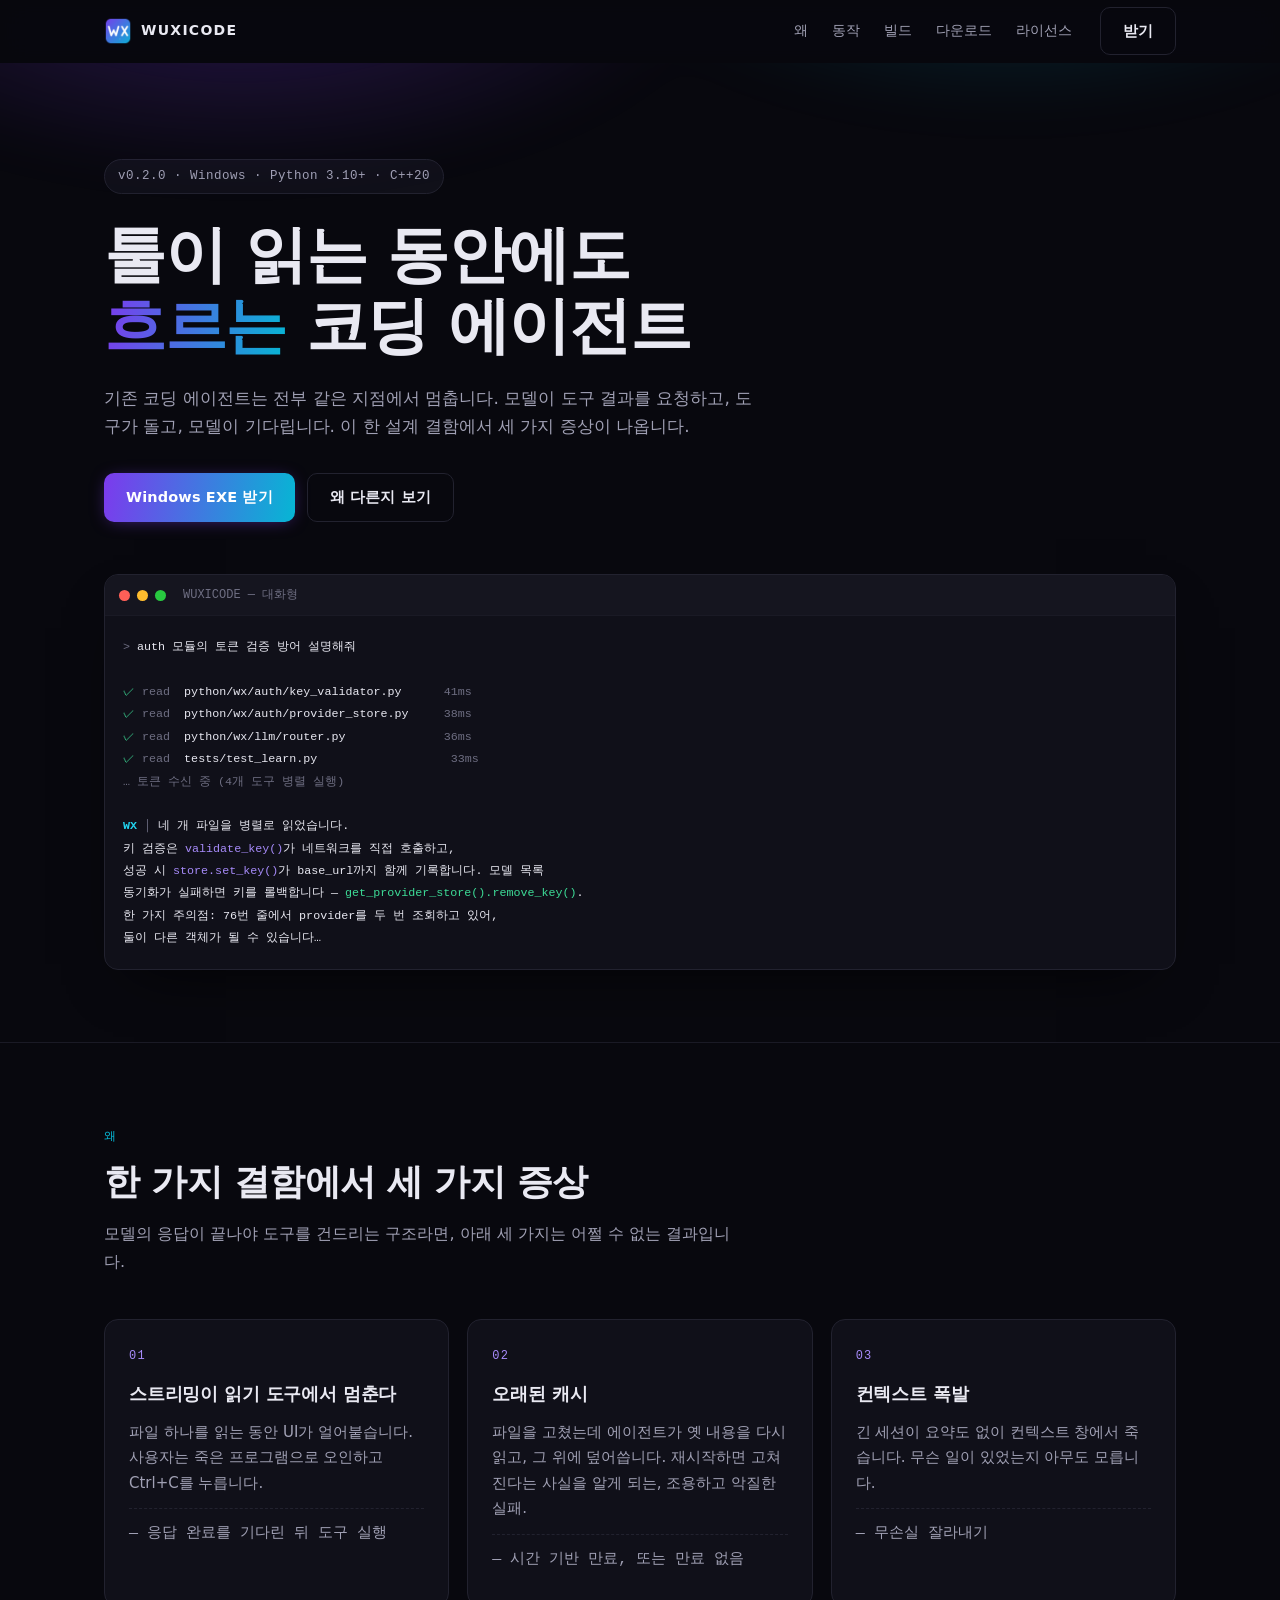
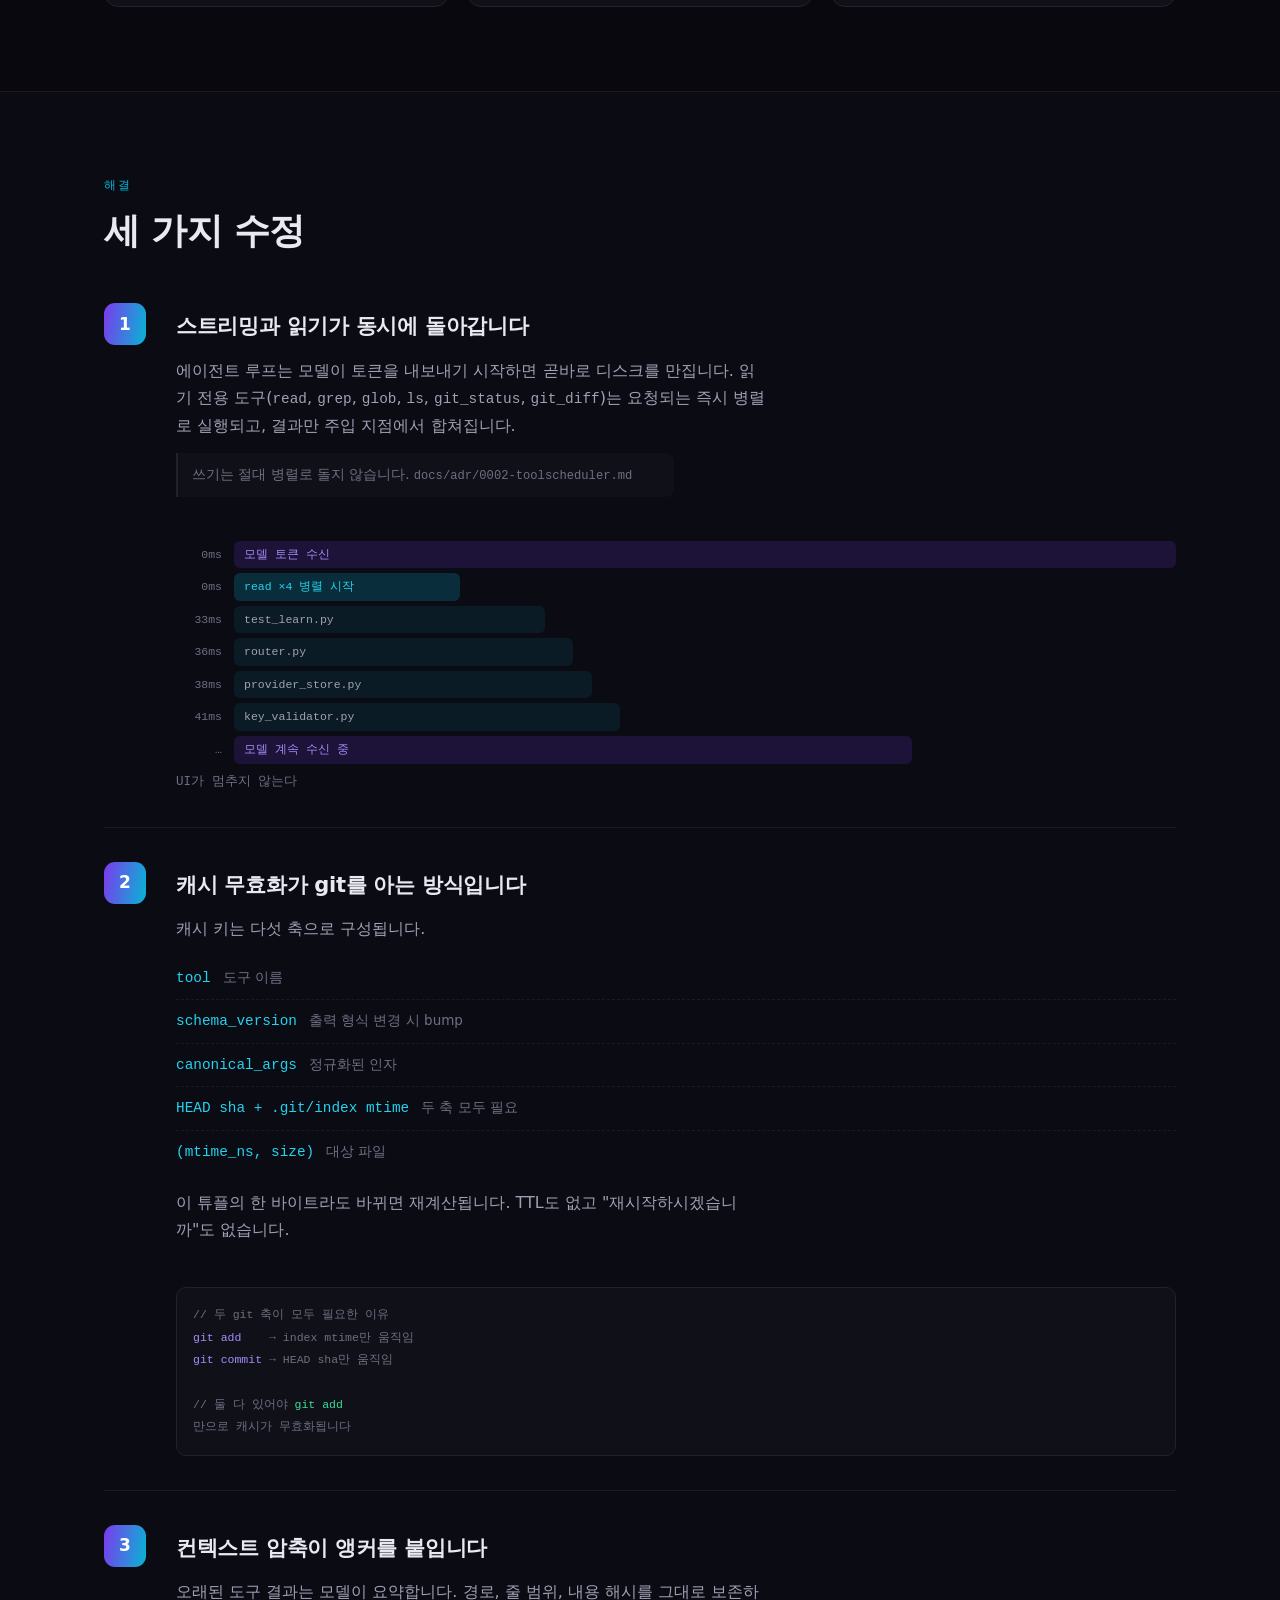
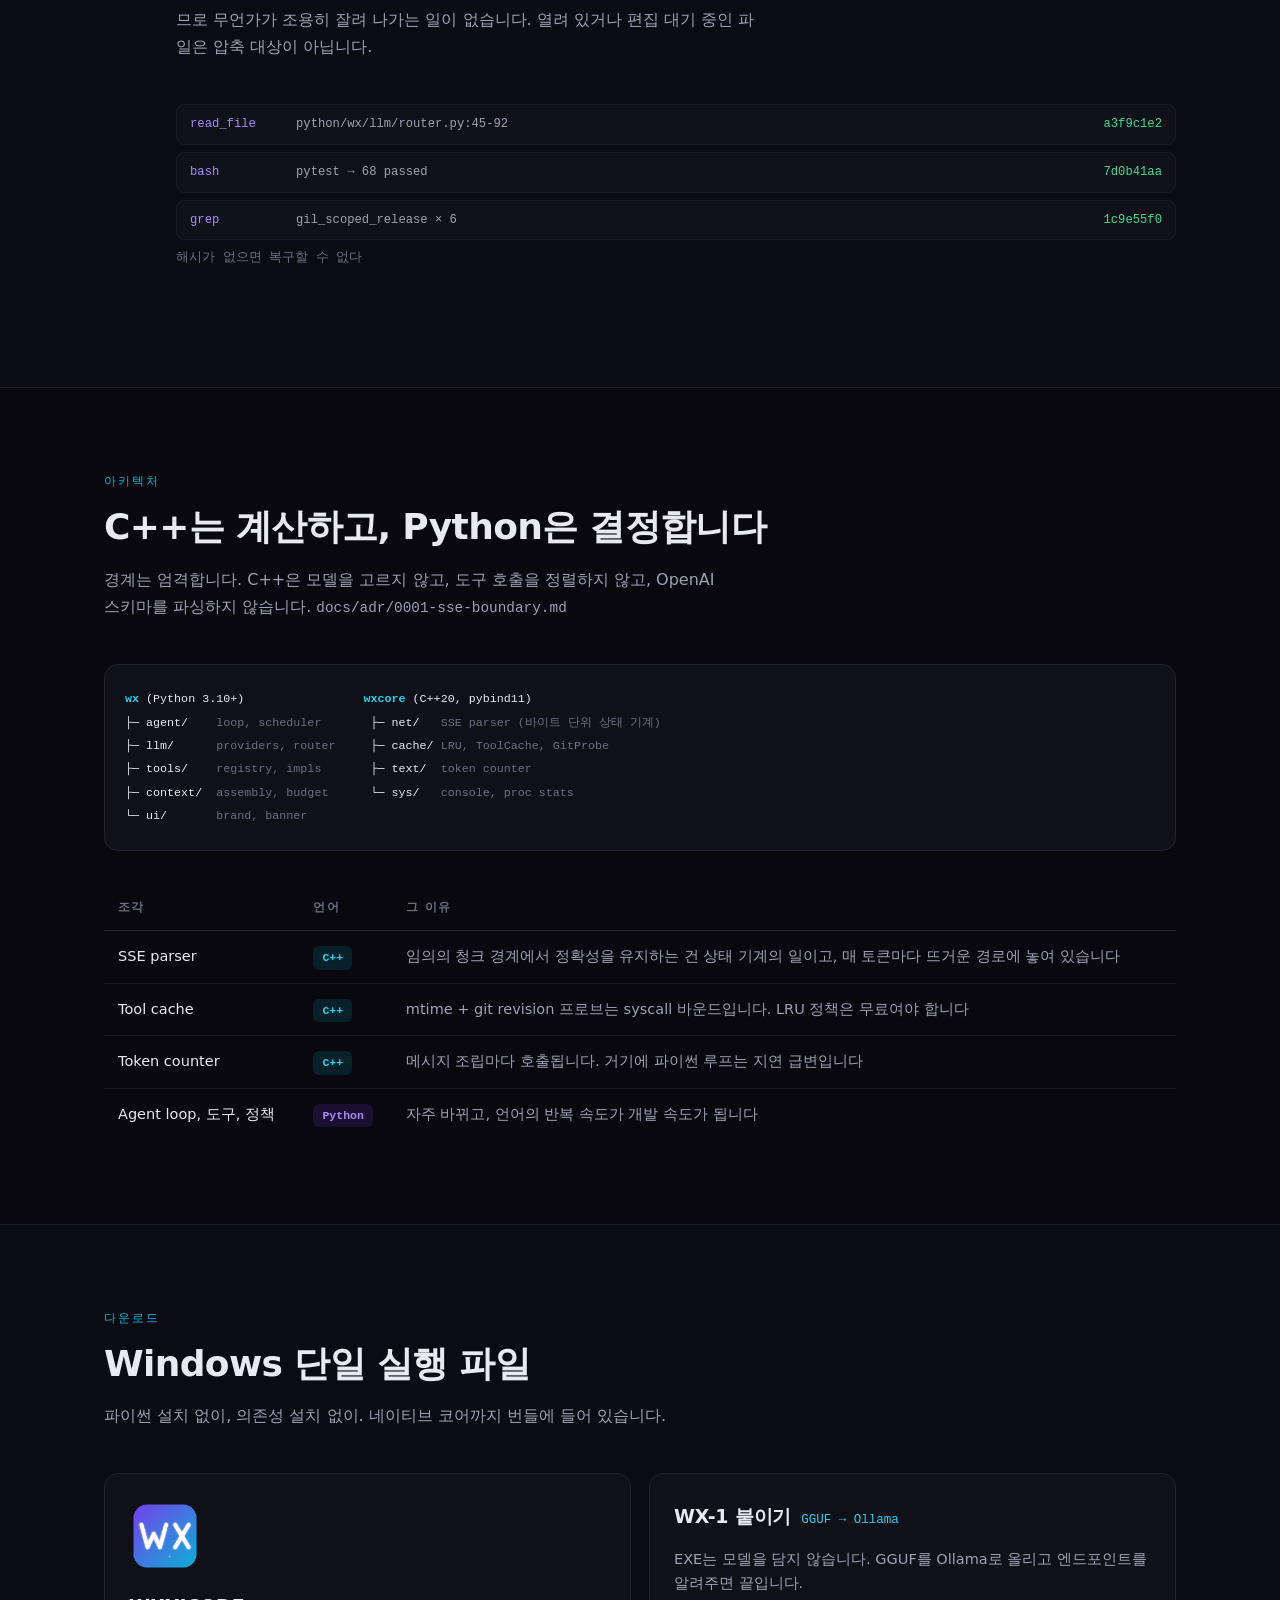
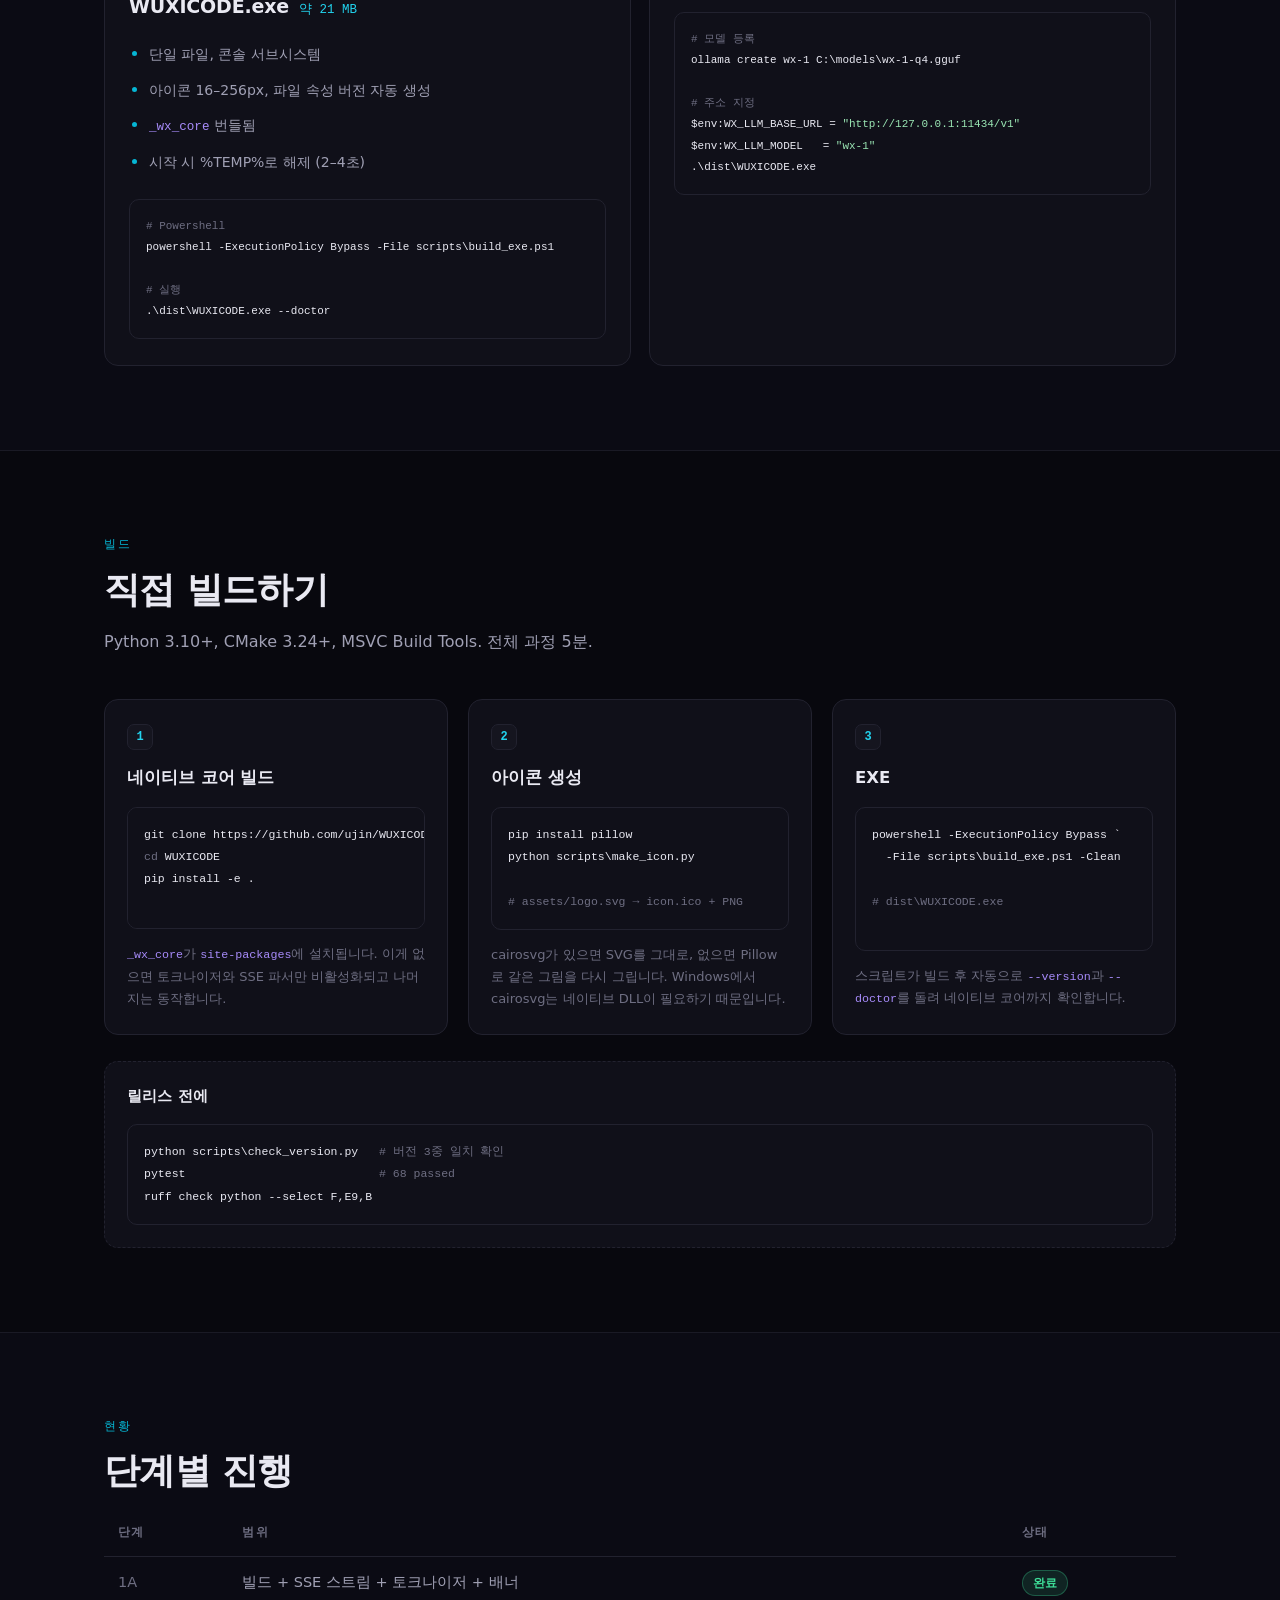
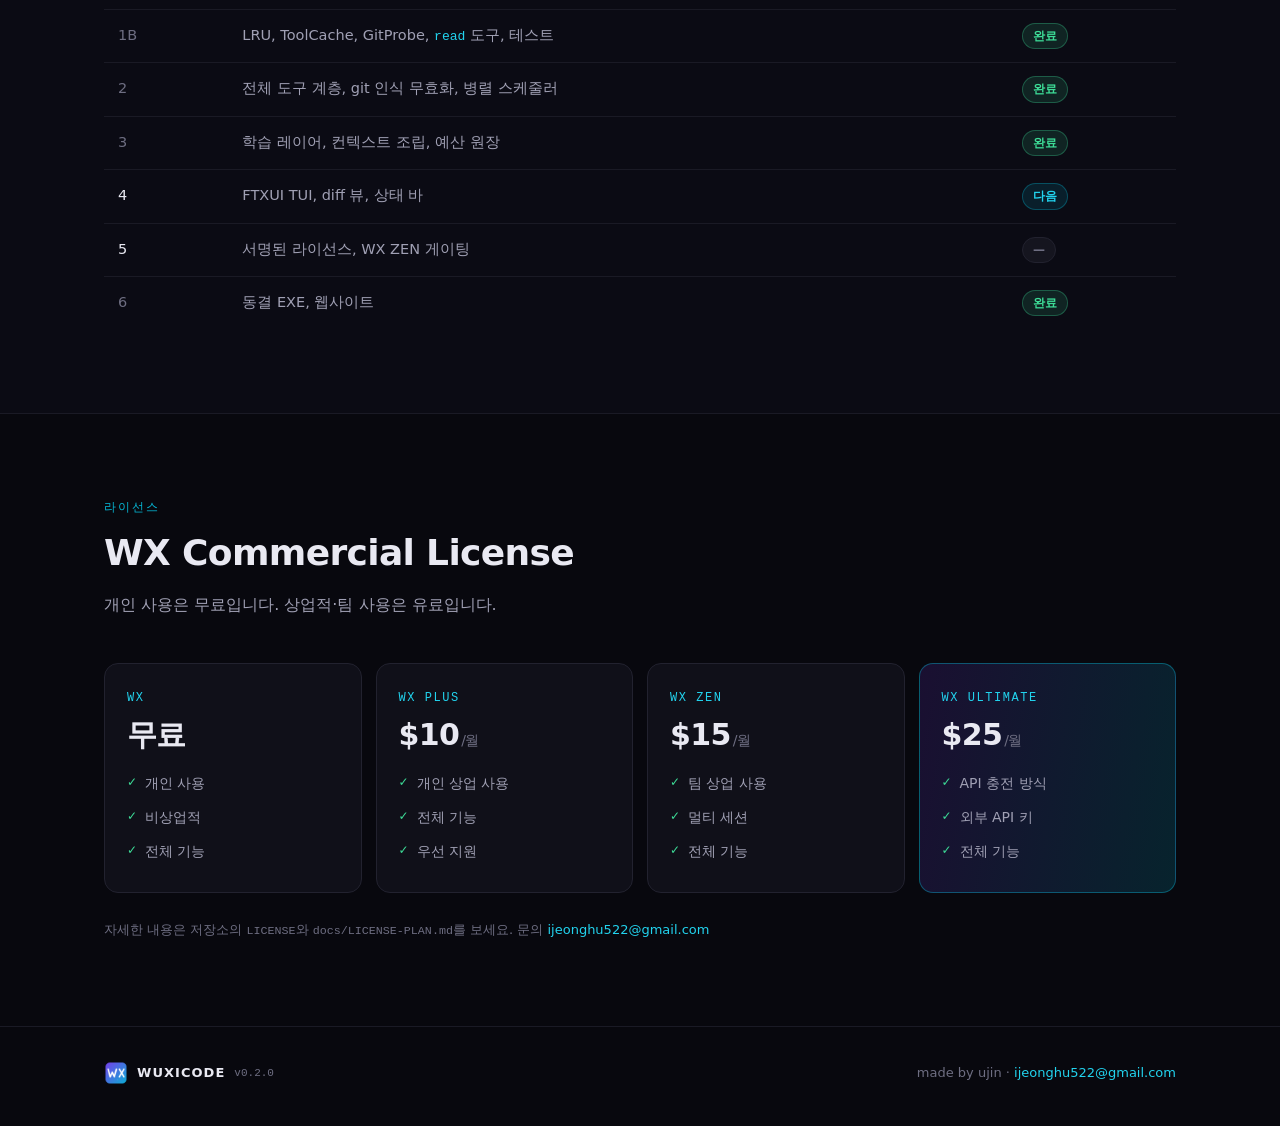
<file: web/index.html>
<!DOCTYPE html>
<html lang="ko">
<head>
<meta charset="utf-8">
<meta name="viewport" content="width=device-width, initial-scale=1">
<title>WUXICODE — 툴이 읽는 동안에도 흐르는 코딩 에이전트</title>
<meta name="description" content="하이브리드 코딩 에이전트. 모델이 토큰을 내보내는 동안 도구가 병렬로 읽고, git 인식 캐시로 오래된 결과를 절대 다시 쓰지 않습니다.">
<meta property="og:title" content="WUXICODE — 툴이 읽는 동안에도 흐르는 코딩 에이전트">
<meta property="og:description" content="스트리밍이 멈추지 않는 코딩 에이전트. C++20 네이티브 코어, git 인식 캐시 무효화.">
<meta property="og:type" content="website">
<meta name="theme-color" content="#0B0B12">
<link rel="icon" href="assets/favicon.ico" sizes="any">
<link rel="icon" href="assets/icon-512.png" type="image/png">
<link rel="apple-touch-icon" href="assets/icon-180.png">
<link rel="stylesheet" href="assets/style.css">
</head>
<body>

<header class="nav">
  <div class="wrap nav-inner">
    <a class="brand" href="#top">
      <img src="assets/icon-512.png" alt="" width="28" height="28">
      <span>WUXICODE</span>
    </a>
    <nav class="nav-links">
      <a href="#why">왜</a>
      <a href="#how">동작</a>
      <a href="#build">빌드</a>
      <a href="#download">다운로드</a>
      <a href="#license">라이선스</a>
    </nav>
    <a class="btn btn-ghost nav-cta" href="#download">받기</a>
  </div>
</header>

<main id="top">

<!-- ───────────────────────────── hero ───────────────────────────── -->
<section class="hero">
  <div class="hero-glow" aria-hidden="true"></div>
  <div class="wrap">
    <p class="eyebrow"><span class="dot"></span>v0.2.0 · Windows · Python 3.10+ · C++20</p>
    <h1>
      툴이 읽는 동안에도<br>
      <span class="grad">흐르는</span> 코딩 에이전트
    </h1>
    <p class="lede">
      기존 코딩 에이전트는 전부 같은 지점에서 멈춥니다. 모델이 도구 결과를 요청하고,
      도구가 돌고, 모델이 기다립니다. 이 한 설계 결함에서 세 가지 증상이 나옵니다.
    </p>
    <div class="hero-actions">
      <a class="btn" href="#download">Windows EXE 받기</a>
      <a class="btn btn-ghost" href="#why">왜 다른지 보기</a>
    </div>

    <div class="terminal" role="img" aria-label="터미널 예시">
      <div class="term-bar">
        <i class="t-dot r"></i><i class="t-dot y"></i><i class="t-dot g"></i>
        <span class="term-title">WUXICODE — 대화형</span>
      </div>
      <pre><code><span class="c-dim">&gt;</span> <span class="c-text">auth 모듈의 토큰 검증 방어 설명해줘</span>

<span class="c-ok">✓</span> <span class="c-dim">read</span>  python/wx/auth/key_validator.py      <span class="c-dim">41ms</span>
<span class="c-ok">✓</span> <span class="c-dim">read</span>  python/wx/auth/provider_store.py     <span class="c-dim">38ms</span>
<span class="c-ok">✓</span> <span class="c-dim">read</span>  python/wx/llm/router.py              <span class="c-dim">36ms</span>
<span class="c-ok">✓</span> <span class="c-dim">read</span>  tests/test_learn.py                   <span class="c-dim">33ms</span>
<span class="c-dim">… 토큰 수신 중 (4개 도구 병렬 실행)</span>

<span class="c-accent">WX</span> <span class="c-dim">│</span> <span class="c-text">네 개 파일을 병렬로 읽었습니다.</span>
<span class="c-text">키 검증은</span> <span class="c-key">validate_key()</span><span class="c-text">가 네트워크를 직접 호출하고,</span>
<span class="c-text">성공 시 </span><span class="c-key">store.set_key()</span><span class="c-text">가 base_url까지 함께 기록합니다. 모델 목록</span>
<span class="c-text">동기화가 실패하면 키를 롤백합니다 — <span class="c-ok">get_provider_store().remove_key()</span>.</span>
<span class="c-text">한 가지 주의점: 76번 줄에서 provider를 두 번 조회하고 있어,</span>
<span class="c-text">둘이 다른 객체가 될 수 있습니다…</span></code></pre>
    </div>
  </div>
</section>

<!-- ───────────────────────────── problem ───────────────────────────── -->
<section id="why" class="band">
  <div class="wrap">
    <p class="kicker">왜</p>
    <h2>한 가지 결함에서 세 가지 증상</h2>
    <p class="section-lede">
      모델의 응답이 끝나야 도구를 건드리는 구조라면, 아래 세 가지는 어쩔 수 없는 결과입니다.
    </p>

    <div class="cards">
      <article class="card">
        <div class="card-num">01</div>
        <h3>스트리밍이 읽기 도구에서 멈춘다</h3>
        <p>파일 하나를 읽는 동안 UI가 얼어붙습니다. 사용자는 죽은 프로그램으로 오인하고 Ctrl+C를 누릅니다.</p>
        <p class="card-before">— 응답 완료를 기다린 뒤 도구 실행</p>
      </article>
      <article class="card">
        <div class="card-num">02</div>
        <h3>오래된 캐시</h3>
        <p>파일을 고쳤는데 에이전트가 옛 내용을 다시 읽고, 그 위에 덮어씁니다. 재시작하면 고쳐진다는 사실을 알게 되는, 조용하고 악질한 실패.</p>
        <p class="card-before">— 시간 기반 만료, 또는 만료 없음</p>
      </article>
      <article class="card">
        <div class="card-num">03</div>
        <h3>컨텍스트 폭발</h3>
        <p>긴 세션이 요약도 없이 컨텍스트 창에서 죽습니다. 무슨 일이 있었는지 아무도 모릅니다.</p>
        <p class="card-before">— 무손실 잘라내기</p>
      </article>
    </div>
  </div>
</section>

<!-- ───────────────────────────── fixes ───────────────────────────── -->
<section id="how" class="band band-alt">
  <div class="wrap">
    <p class="kicker">해결</p>
    <h2>세 가지 수정</h2>

    <div class="fix">
      <div class="fix-mark">1</div>
      <div class="fix-body">
        <h3>스트리밍과 읽기가 동시에 돌아갑니다</h3>
        <p>
          에이전트 루프는 모델이 토큰을 내보내기 시작하면 곧바로 디스크를 만집니다.
          읽기 전용 도구(<code>read</code>, <code>grep</code>, <code>glob</code>, <code>ls</code>,
          <code>git_status</code>, <code>git_diff</code>)는 요청되는 즉시 병렬로 실행되고,
          결과만 주입 지점에서 합쳐집니다.
        </p>
        <p class="note">
          쓰기는 절대 병렬로 돌지 않습니다. <code>docs/adr/0002-toolscheduler.md</code>
        </p>
      </div>
      <div class="fix-vis">
        <div class="tl">
          <div class="tl-row"><span class="tl-t">0ms</span><span class="tl-bar model">모델 토큰 수신</span></div>
          <div class="tl-row"><span class="tl-t">0ms</span><span class="tl-bar tool">read ×4 병렬 시작</span></div>
          <div class="tl-row"><span class="tl-t">33ms</span><span class="tl-bar tool2 t33">test_learn.py</span></div>
          <div class="tl-row"><span class="tl-t">36ms</span><span class="tl-bar tool2 t36">router.py</span></div>
          <div class="tl-row"><span class="tl-t">38ms</span><span class="tl-bar tool2 t38">provider_store.py</span></div>
          <div class="tl-row"><span class="tl-t">41ms</span><span class="tl-bar tool2 t41">key_validator.py</span></div>
          <div class="tl-row"><span class="tl-t">…</span><span class="tl-bar model tinf">모델 계속 수신 중</span></div>
        </div>
        <p class="vis-cap">UI가 멈추지 않는다</p>
      </div>
    </div>

    <div class="fix">
      <div class="fix-mark">2</div>
      <div class="fix-body">
        <h3>캐시 무효화가 git를 아는 방식입니다</h3>
        <p>캐시 키는 다섯 축으로 구성됩니다.</p>
        <ul class="axes">
          <li><code>tool</code> <span>도구 이름</span></li>
          <li><code>schema_version</code> <span>출력 형식 변경 시 bump</span></li>
          <li><code>canonical_args</code> <span>정규화된 인자</span></li>
          <li><code>HEAD sha + .git/index mtime</code> <span>두 축 모두 필요</span></li>
          <li><code>(mtime_ns, size)</code> <span>대상 파일</span></li>
        </ul>
        <p>
          이 튜플의 한 바이트라도 바뀌면 재계산됩니다. TTL도 없고 "재시작하시겠습니까"도 없습니다.
        </p>
      </div>
      <div class="fix-vis">
        <pre class="code"><code><span class="c-dim">// 두 git 축이 모두 필요한 이유</span>
<span class="c-key">git add</span>    <span class="c-dim">→ index mtime만 움직임</span>
<span class="c-key">git commit</span> <span class="c-dim">→ HEAD sha만 움직임</span>

<span class="c-dim">// 둘 다 있어야</span> <span class="c-ok">git add</span>
<span class="c-dim">만으로 캐시가 무효화됩니다</span></code></pre>
      </div>
    </div>

    <div class="fix">
      <div class="fix-mark">3</div>
      <div class="fix-body">
        <h3>컨텍스트 압축이 앵커를 붙입니다</h3>
        <p>
          오래된 도구 결과는 모델이 요약합니다. 경로, 줄 범위, 내용 해시를 그대로 보존하므로
          무언가가 조용히 잘려 나가는 일이 없습니다. 열려 있거나 편집 대기 중인 파일은 압축 대상이 아닙니다.
        </p>
      </div>
      <div class="fix-vis">
        <div class="anchor">
          <div class="anchor-row"><span class="anchor-key">read_file</span><span class="anchor-val">python/wx/llm/router.py:45-92</span><span class="anchor-hash">a3f9c1e2</span></div>
          <div class="anchor-row"><span class="anchor-key">bash</span><span class="anchor-val">pytest → 68 passed</span><span class="anchor-hash">7d0b41aa</span></div>
          <div class="anchor-row"><span class="anchor-key">grep</span><span class="anchor-val">gil_scoped_release × 6</span><span class="anchor-hash">1c9e55f0</span></div>
        </div>
        <p class="vis-cap">해시가 없으면 복구할 수 없다</p>
      </div>
    </div>
  </div>
</section>

<!-- ───────────────────────────── architecture ───────────────────────────── -->
<section id="arch" class="band">
  <div class="wrap">
    <p class="kicker">아키텍처</p>
    <h2>C++는 계산하고, Python은 결정합니다</h2>
    <p class="section-lede">
      경계는 엄격합니다. C++은 모델을 고르지 않고, 도구 호출을 정렬하지 않고,
      OpenAI 스키마를 파싱하지 않습니다. <code>docs/adr/0001-sse-boundary.md</code>
    </p>

    <pre class="arch"><code><span class="c-accent">wx</span> (Python 3.10+)                 <span class="c-accent">wxcore</span> (C++20, pybind11)
├─ agent/    <span class="c-dim">loop, scheduler</span>       ├─ net/   <span class="c-dim">SSE parser (바이트 단위 상태 기계)</span>
├─ llm/      <span class="c-dim">providers, router</span>     ├─ cache/ <span class="c-dim">LRU, ToolCache, GitProbe</span>
├─ tools/    <span class="c-dim">registry, impls</span>       ├─ text/  <span class="c-dim">token counter</span>
├─ context/  <span class="c-dim">assembly, budget</span>      └─ sys/   <span class="c-dim">console, proc stats</span>
└─ ui/       <span class="c-dim">brand, banner</span></code></pre>

    <div class="table-wrap">
      <table class="tbl">
        <thead><tr><th>조각</th><th>언어</th><th>그 이유</th></tr></thead>
        <tbody>
          <tr><td>SSE parser</td><td><span class="tag">C++</span></td><td>임의의 청크 경계에서 정확성을 유지하는 건 상태 기계의 일이고, 매 토큰마다 뜨거운 경로에 놓여 있습니다</td></tr>
          <tr><td>Tool cache</td><td><span class="tag">C++</span></td><td>mtime + git revision 프로브는 syscall 바운드입니다. LRU 정책은 무료여야 합니다</td></tr>
          <tr><td>Token counter</td><td><span class="tag">C++</span></td><td>메시지 조립마다 호출됩니다. 거기에 파이썬 루프는 지연 급변입니다</td></tr>
          <tr><td>Agent loop, 도구, 정책</td><td><span class="tag tag-py">Python</span></td><td>자주 바뀌고, 언어의 반복 속도가 개발 속도가 됩니다</td></tr>
        </tbody>
      </table>
    </div>
  </div>
</section>

<!-- ───────────────────────────── download ───────────────────────────── -->
<section id="download" class="band band-alt">
  <div class="wrap">
    <p class="kicker">다운로드</p>
    <h2>Windows 단일 실행 파일</h2>
    <p class="section-lede">
      파이썬 설치 없이, 의존성 설치 없이. 네이티브 코어까지 번들에 들어 있습니다.
    </p>

    <div class="dl-grid">
      <div class="dl-card">
        <div class="dl-icon">
          <img src="assets/icon-512.png" alt="" width="72" height="72">
        </div>
        <div class="dl-meta">
          <span class="dl-name">WUXICODE.exe</span>
          <span class="dl-size">약 21 MB</span>
        </div>
        <ul class="dl-list">
          <li>단일 파일, 콘솔 서브시스템</li>
          <li>아이콘 16–256px, 파일 속성 버전 자동 생성</li>
          <li><code>_wx_core</code> 번들됨</li>
          <li>시작 시 %TEMP%로 해제 (2–4초)</li>
        </ul>
        <pre class="code small"><code><span class="c-dim"># Powershell</span>
powershell -ExecutionPolicy Bypass -File scripts\build_exe.ps1

<span class="c-dim"># 실행</span>
.\dist\WUXICODE.exe --doctor</code></pre>
      </div>

      <div class="dl-card">
        <div class="dl-meta">
          <span class="dl-name">WX-1 붙이기</span>
          <span class="dl-size">GGUF → Ollama</span>
        </div>
        <p class="dl-p">
          EXE는 모델을 담지 않습니다. GGUF를 Ollama로 올리고 엔드포인트를 알려주면 끝입니다.
        </p>
        <pre class="code small"><code><span class="c-dim"># 모델 등록</span>
ollama create wx-1 C:\models\wx-1-q4.gguf

<span class="c-dim"># 주소 지정</span>
$env:WX_LLM_BASE_URL = <span class="c-str">"http://127.0.0.1:11434/v1"</span>
$env:WX_LLM_MODEL   = <span class="c-str">"wx-1"</span>
.\dist\WUXICODE.exe</code></pre>
      </div>
    </div>
  </div>
</section>

<!-- ───────────────────────────── build ───────────────────────────── -->
<section id="build" class="band">
  <div class="wrap">
    <p class="kicker">빌드</p>
    <h2>직접 빌드하기</h2>
    <p class="section-lede">
      Python 3.10+, CMake 3.24+, MSVC Build Tools. 전체 과정 5분.
    </p>

    <div class="steps">
      <div class="step">
        <div class="step-n">1</div>
        <h3>네이티브 코어 빌드</h3>
        <pre class="code"><code>git clone https://github.com/ujin/WUXICODE
<span class="c-dim">cd</span> WUXICODE
pip install -e .</code></pre>
        <p class="step-note">
          <code>_wx_core</code>가 <code>site-packages</code>에 설치됩니다. 이게 없으면
          토크나이저와 SSE 파서만 비활성화되고 나머지는 동작합니다.
        </p>
      </div>

      <div class="step">
        <div class="step-n">2</div>
        <h3>아이콘 생성</h3>
        <pre class="code"><code>pip install pillow
python scripts\make_icon.py

<span class="c-dim"># assets/logo.svg → icon.ico + PNG</span></code></pre>
        <p class="step-note">
          cairosvg가 있으면 SVG를 그대로, 없으면 Pillow로 같은 그림을 다시 그립니다.
          Windows에서 cairosvg는 네이티브 DLL이 필요하기 때문입니다.
        </p>
      </div>

      <div class="step">
        <div class="step-n">3</div>
        <h3>EXE</h3>
        <pre class="code"><code>powershell -ExecutionPolicy Bypass `
  -File scripts\build_exe.ps1 -Clean

<span class="c-dim"># dist\WUXICODE.exe</span></code></pre>
        <p class="step-note">
          스크립트가 빌드 후 자동으로 <code>--version</code>과 <code>--doctor</code>를
          돌려 네이티브 코어까지 확인합니다.
        </p>
      </div>
    </div>

    <div class="quality">
      <h3>릴리스 전에</h3>
      <pre class="code"><code>python scripts\check_version.py   <span class="c-dim"># 버전 3중 일치 확인</span>
pytest                            <span class="c-dim"># 68 passed</span>
ruff check python --select F,E9,B</code></pre>
    </div>
  </div>
</section>

<!-- ───────────────────────────── status ───────────────────────────── -->
<section id="status" class="band band-alt">
  <div class="wrap">
    <p class="kicker">현황</p>
    <h2>단계별 진행</h2>
    <div class="table-wrap">
      <table class="tbl tbl-phase">
        <thead><tr><th>단계</th><th>범위</th><th>상태</th></tr></thead>
        <tbody>
          <tr class="done"><td>1A</td><td>빌드 + SSE 스트림 + 토크나이저 + 배너</td><td><span class="st st-done">완료</span></td></tr>
          <tr class="done"><td>1B</td><td>LRU, ToolCache, GitProbe, <code>read</code> 도구, 테스트</td><td><span class="st st-done">완료</span></td></tr>
          <tr class="done"><td>2</td><td>전체 도구 계층, git 인식 무효화, 병렬 스케줄러</td><td><span class="st st-done">완료</span></td></tr>
          <tr class="done"><td>3</td><td>학습 레이어, 컨텍스트 조립, 예산 원장</td><td><span class="st st-done">완료</span></td></tr>
          <tr><td>4</td><td>FTXUI TUI, diff 뷰, 상태 바</td><td><span class="st st-next">다음</span></td></tr>
          <tr><td>5</td><td>서명된 라이선스, WX ZEN 게이팅</td><td><span class="st">—</span></td></tr>
          <tr class="done"><td>6</td><td>동결 EXE, 웹사이트</td><td><span class="st st-done">완료</span></td></tr>
        </tbody>
      </table>
    </div>
  </div>
</section>

<!-- ───────────────────────────── license ───────────────────────────── -->
<section id="license" class="band">
  <div class="wrap">
    <p class="kicker">라이선스</p>
    <h2>WX Commercial License</h2>
    <p class="section-lede">개인 사용은 무료입니다. 상업적·팀 사용은 유료입니다.</p>

    <div class="plans">
      <div class="plan">
        <div class="plan-name">WX</div>
        <div class="plan-price">무료</div>
        <ul>
          <li>개인 사용</li>
          <li>비상업적</li>
          <li>전체 기능</li>
        </ul>
      </div>
      <div class="plan">
        <div class="plan-name">WX PLUS</div>
        <div class="plan-price">$10<span>/월</span></div>
        <ul>
          <li>개인 상업 사용</li>
          <li>전체 기능</li>
          <li>우선 지원</li>
        </ul>
      </div>
      <div class="plan">
        <div class="plan-name">WX ZEN</div>
        <div class="plan-price">$15<span>/월</span></div>
        <ul>
          <li>팀 상업 사용</li>
          <li>멀티 세션</li>
          <li>전체 기능</li>
        </ul>
      </div>
      <div class="plan plan-alt">
        <div class="plan-name">WX ULTIMATE</div>
        <div class="plan-price">$25<span>/월</span></div>
        <ul>
          <li>API 충전 방식</li>
          <li>외부 API 키</li>
          <li>전체 기능</li>
        </ul>
      </div>
    </div>

    <p class="fine">
      자세한 내용은 저장소의 <code>LICENSE</code>와 <code>docs/LICENSE-PLAN.md</code>를 보세요.
      문의 <a href="mailto:ijeonghu522@gmail.com">ijeonghu522@gmail.com</a>
    </p>
  </div>
</section>

</main>

<footer class="foot">
  <div class="wrap foot-inner">
    <div class="foot-brand">
      <img src="assets/icon-512.png" alt="" width="24" height="24">
      <span>WUXICODE</span>
      <span class="foot-ver">v0.2.0</span>
    </div>
    <p class="fine">
      made by ujin · <a href="mailto:ijeonghu522@gmail.com">ijeonghu522@gmail.com</a>
    </p>
  </div>
</footer>

<script src="assets/main.js" defer></script>
</body>
</html>
</file>
<file: web/assets/style.css>
/* WUXICODE — landing page
   Dark, single accent gradient (violet → cyan) taken from the logo.
   No framework, no build step: the site is three files and opens from disk. */

:root {
  --bg:        #08080E;
  --bg-alt:    #0B0B14;
  --panel:     #101019;
  --panel-2:   #15151F;
  --line:      #22222F;
  --line-soft: #1A1A25;

  --text:      #E9E9F2;
  --text-dim:  #A0A0B4;
  --text-mute: #6E6E82;

  --violet:    #7C3AED;
  --cyan:      #06B6D4;
  --cyan-lit:  #22D3EE;
  --violet-lit:#A78BFA;
  --ok:        #3DDC97;
  --warn:      #FFB020;

  --grad: linear-gradient(100deg, var(--violet) 0%, var(--cyan) 100%);
  --grad-soft: linear-gradient(100deg, rgba(124,58,237,.16) 0%, rgba(6,182,212,.16) 100%);

  --mono: ui-monospace, "SF Mono", "Cascadia Code", "JetBrains Mono", Consolas,
          "D2Coding", monospace;
  --sans: -apple-system, BlinkMacSystemFont, "Segoe UI", Pretendard,
          "Noto Sans KR", "Malgun Gothic", system-ui, sans-serif;

  --wrap: 1120px;
  --radius: 14px;
}

* { box-sizing: border-box; }

html { scroll-behavior: smooth; scroll-padding-top: 84px; }

@media (prefers-reduced-motion: reduce) {
  html { scroll-behavior: auto; }
  *, *::before, *::after { animation: none !important; transition: none !important; }
}

body {
  margin: 0;
  background: var(--bg);
  color: var(--text);
  font-family: var(--sans);
  font-size: 16px;
  line-height: 1.7;
  -webkit-font-smoothing: antialiased;
  text-rendering: optimizeLegibility;
}

.wrap { width: 100%; max-width: var(--wrap); margin: 0 auto; padding: 0 24px; }

a { color: var(--cyan-lit); text-decoration: none; }
a:hover { text-decoration: underline; }

code { font-family: var(--mono); font-size: .9em; }

:focus-visible {
  outline: 2px solid var(--cyan-lit);
  outline-offset: 3px;
  border-radius: 4px;
}

/* ── nav ────────────────────────────────────────────────────────────── */

.nav {
  position: sticky; top: 0; z-index: 50;
  background: color-mix(in srgb, var(--bg) 82%, transparent);
  backdrop-filter: saturate(180%) blur(14px);
  -webkit-backdrop-filter: saturate(180%) blur(14px);
  border-bottom: 1px solid transparent;
  transition: border-color .25s ease;
}
.nav.stuck { border-bottom-color: var(--line-soft); }

.nav-inner { display: flex; align-items: center; gap: 28px; height: 62px; }

.brand {
  display: flex; align-items: center; gap: 9px;
  font-weight: 700; letter-spacing: .09em; font-size: 14px;
  color: var(--text); text-decoration: none;
}
.brand img { border-radius: 7px; display: block; }

.nav-links { display: flex; gap: 24px; margin-left: auto; }
.nav-links a {
  color: var(--text-dim); font-size: 14px; text-decoration: none;
  padding: 4px 0; position: relative;
}
.nav-links a::after {
  content: ""; position: absolute; left: 0; right: 100%; bottom: 0;
  height: 1px; background: var(--grad); transition: right .25s ease;
}
.nav-links a:hover { color: var(--text); }
.nav-links a:hover::after { right: 0; }

.nav-cta { display: none; }

/* ── buttons ────────────────────────────────────────────────────────── */

.btn {
  display: inline-flex; align-items: center; justify-content: center;
  padding: 11px 22px; border-radius: 10px;
  font-size: 14.5px; font-weight: 600; letter-spacing: .01em;
  background: var(--grad); color: #fff; border: 0;
  text-decoration: none; cursor: pointer;
  transition: transform .16s ease, box-shadow .16s ease, filter .16s ease;
  box-shadow: 0 2px 18px -6px rgba(124, 58, 237, .7);
}
.btn:hover {
  transform: translateY(-1px); text-decoration: none;
  box-shadow: 0 6px 26px -8px rgba(6, 182, 212, .65);
}
.btn:active { transform: translateY(0); }

.btn-ghost {
  background: transparent; color: var(--text);
  border: 1px solid var(--line); box-shadow: none;
}
.btn-ghost:hover { border-color: var(--cyan); background: var(--grad-soft); }

/* ── hero ───────────────────────────────────────────────────────────── */

.hero { position: relative; padding: 96px 0 72px; overflow: hidden; }

.hero-glow {
  position: absolute; inset: -40% -10% auto -10%; height: 620px;
  background:
    radial-gradient(46% 52% at 24% 46%, rgba(124, 58, 237, .30) 0%, transparent 68%),
    radial-gradient(42% 48% at 74% 40%, rgba(6, 182, 212, .24) 0%, transparent 66%);
  filter: blur(24px);
  pointer-events: none;
}

.eyebrow {
  display: inline-flex; align-items: center; gap: 9px;
  font-family: var(--mono); font-size: 12.5px; letter-spacing: .04em;
  color: var(--text-dim);
  padding: 6px 13px; margin: 0 0 26px;
  border: 1px solid var(--line); border-radius: 999px;
  background: var(--panel);
}
.eyebrow .dot {
  width: 6px; height: 6px; border-radius: 50%;
  background: var(--ok); box-shadow: 0 0 10px var(--ok);
  animation: pulse 2.4s ease-in-out infinite;
}
@keyframes pulse { 0%, 100% { opacity: 1; } 50% { opacity: .35; } }

.hero h1 {
  margin: 0 0 22px;
  font-size: clamp(34px, 5.6vw, 62px);
  line-height: 1.14; letter-spacing: -.022em; font-weight: 800;
}
.grad {
  background: var(--grad);
  -webkit-background-clip: text; background-clip: text;
  -webkit-text-fill-color: transparent; color: transparent;
}

.lede {
  margin: 0 0 32px; max-width: 60ch;
  font-size: 17px; color: var(--text-dim);
}
.hero-actions { display: flex; flex-wrap: wrap; gap: 12px; margin-bottom: 52px; }

/* ── terminal ───────────────────────────────────────────────────────── */

.terminal {
  border: 1px solid var(--line); border-radius: var(--radius);
  background: var(--panel); overflow: hidden;
  box-shadow: 0 24px 60px -30px rgba(0, 0, 0, .9);
}
.term-bar {
  display: flex; align-items: center; gap: 7px;
  padding: 10px 14px; border-bottom: 1px solid var(--line-soft);
  background: var(--panel-2);
}
.t-dot { width: 11px; height: 11px; border-radius: 50%; display: block; }
.t-dot.r { background: #FF5F57; } .t-dot.y { background: #FEBC2E; } .t-dot.g { background: #28C840; }
.term-title {
  margin-left: 10px; font-family: var(--mono); font-size: 12px; color: var(--text-mute);
}
.terminal pre {
  margin: 0; padding: 20px 18px; overflow-x: auto;
  font-family: var(--mono); font-size: 13px; line-height: 1.72;
}
.c-dim   { color: var(--text-mute); }
.c-text  { color: var(--text); }
.c-accent{ color: var(--cyan-lit); font-weight: 700; }
.c-key   { color: var(--violet-lit); }
.c-ok    { color: var(--ok); }
.c-str   { color: #9AE6B4; }
.c-dim b { color: var(--text-dim); font-weight: 600; }

/* ── bands ──────────────────────────────────────────────────────────── */

.band { padding: 84px 0; border-top: 1px solid var(--line-soft); }
.band-alt { background: var(--bg-alt); }

.kicker {
  font-family: var(--mono); font-size: 12px; letter-spacing: .18em;
  text-transform: uppercase; color: var(--cyan);
  margin: 0 0 12px;
}
.band h2 {
  margin: 0 0 16px; font-size: clamp(26px, 3.4vw, 36px);
  letter-spacing: -.018em; font-weight: 750; line-height: 1.24;
}
.section-lede { margin: 0 0 44px; max-width: 62ch; color: var(--text-dim); }

/* ── problem cards ──────────────────────────────────────────────────── */

.cards { display: grid; gap: 18px; grid-template-columns: repeat(auto-fit, minmax(272px, 1fr)); }
.card {
  position: relative; padding: 26px 24px 22px;
  background: var(--panel); border: 1px solid var(--line);
  border-radius: var(--radius);
  transition: border-color .2s ease, transform .2s ease;
}
.card:hover { border-color: var(--line); transform: translateY(-2px); }
.card-num {
  font-family: var(--mono); font-size: 12px; letter-spacing: .1em;
  color: var(--violet-lit); margin-bottom: 14px;
}
.card h3 { margin: 0 0 10px; font-size: 17.5px; letter-spacing: -.01em; }
.card p { margin: 0 0 12px; color: var(--text-dim); font-size: 15px; }
.card-before {
  margin: 0; padding-top: 12px; border-top: 1px dashed var(--line);
  font-family: var(--mono); font-size: 12.5px; color: var(--text-mute);
}

/* ── fixes ──────────────────────────────────────────────────────────── */

.fix {
  display: grid; gap: 30px; align-items: start;
  grid-template-columns: 42px 1fr;
  padding: 34px 0; border-top: 1px solid var(--line-soft);
}
.fix:first-of-type { border-top: 0; }
.fix-mark {
  width: 42px; height: 42px; border-radius: 11px;
  display: grid; place-items: center;
  background: var(--grad); color: #fff;
  font-weight: 800; font-size: 17px;
}
.fix-body h3 { margin: 6px 0 12px; font-size: 21px; letter-spacing: -.014em; }
.fix-body p { margin: 0 0 14px; color: var(--text-dim); max-width: 58ch; }
.fix-body .note {
  font-size: 13.5px; color: var(--text-mute);
  padding: 10px 14px; border-left: 2px solid var(--line);
  background: var(--panel); border-radius: 0 8px 8px 0;
}
.fix-vis { grid-column: 2; }

.axes { list-style: none; margin: 0 0 16px; padding: 0; }
.axes li {
  display: flex; align-items: baseline; gap: 12px; flex-wrap: wrap;
  padding: 9px 0; border-bottom: 1px dashed var(--line-soft);
}
.axes li:last-child { border-bottom: 0; }
.axes code { color: var(--cyan-lit); }
.axes span { color: var(--text-mute); font-size: 13.5px; }

.code {
  margin: 0; padding: 16px 16px; overflow-x: auto;
  background: var(--panel); border: 1px solid var(--line);
  border-radius: 10px;
  font-family: var(--mono); font-size: 12.8px; line-height: 1.75;
}
.code.small { font-size: 12.2px; }

.vis-cap {
  margin: 8px 0 0; font-size: 12.5px; color: var(--text-mute);
  font-family: var(--mono);
}

.tl { display: grid; gap: 5px; }
/* Widths are proportional to elapsed time so the chart reads as a chart.
   Each row is a grid cell sized in fr against a 1fr/1.2fr scale, not a
   full-width bar -- a bar that always spans the column says nothing. */
.tl-row {
  display: grid; grid-template-columns: 46px minmax(0, 1fr);
  gap: 12px; align-items: center;
}
.tl-t { font-family: var(--mono); font-size: 11.5px; color: var(--text-mute); text-align: right; }
.tl-bar {
  font-family: var(--mono); font-size: 11.5px;
  padding: 4px 10px; border-radius: 6px;
  white-space: nowrap; overflow: hidden; text-overflow: ellipsis;
  justify-self: start;
}
.tl-bar.model { background: rgba(124,58,237,.16); color: var(--violet-lit); width: 100%; }
.tl-bar.tool  { background: rgba(6,182,212,.20);  color: var(--cyan-lit);   width: 24%; min-width: 168px; }
.tl-bar.tool2 { background: rgba(6,182,212,.09);  color: var(--text-dim); }
.tl-bar.t41 { width: 41%; } .tl-bar.t38 { width: 38%; }
.tl-bar.t36 { width: 36%; } .tl-bar.t33 { width: 33%; }
.tl-bar.tinf { width: 72%; }

.anchor { display: grid; gap: 7px; }
.anchor-row {
  display: grid; gap: 10px; align-items: center;
  grid-template-columns: 96px 1fr auto;
  padding: 9px 13px; border-radius: 8px;
  background: var(--panel); border: 1px solid var(--line-soft);
  font-family: var(--mono); font-size: 12.2px;
}
.anchor-key  { color: var(--violet-lit); }
.anchor-val  { color: var(--text-dim); overflow: hidden; text-overflow: ellipsis; white-space: nowrap; }
.anchor-hash { color: var(--ok); }

/* ── architecture ───────────────────────────────────────────────────── */

.arch {
  margin: 0 0 34px; padding: 22px 20px; overflow-x: auto;
  background: var(--panel); border: 1px solid var(--line); border-radius: var(--radius);
  font-family: var(--mono); font-size: 13px; line-height: 1.8;
}

.table-wrap { overflow-x: auto; }
.tbl { width: 100%; border-collapse: collapse; font-size: 14.5px; min-width: 520px; }
.tbl th, .tbl td { padding: 13px 14px; text-align: left; vertical-align: top; }
.tbl thead th {
  font-size: 11.5px; letter-spacing: .12em; text-transform: uppercase;
  color: var(--text-mute); font-weight: 600;
  border-bottom: 1px solid var(--line);
}
.tbl tbody tr { border-bottom: 1px solid var(--line-soft); }
.tbl tbody tr:last-child { border-bottom: 0; }
.tbl td { color: var(--text-dim); }
.tbl td:first-child { color: var(--text); white-space: nowrap; }
.tbl code { color: var(--cyan-lit); }

.tag {
  display: inline-block; padding: 2px 9px; border-radius: 6px;
  font-family: var(--mono); font-size: 11.5px; font-weight: 600;
  background: rgba(6,182,212,.14); color: var(--cyan-lit);
}
.tag-py { background: rgba(124,58,237,.16); color: var(--violet-lit); }

.tbl-phase tr.done td:first-child { color: var(--text-mute); }
.st {
  display: inline-block; padding: 2px 10px; border-radius: 999px;
  font-size: 12px; font-weight: 600; white-space: nowrap;
  background: var(--panel-2); color: var(--text-mute);
  border: 1px solid var(--line);
}
.st-done { background: rgba(61,220,151,.12); color: var(--ok); border-color: rgba(61,220,151,.3); }
.st-next { background: rgba(6,182,212,.12); color: var(--cyan-lit); border-color: rgba(6,182,212,.32); }

/* ── download ───────────────────────────────────────────────────────── */

.dl-grid { display: grid; gap: 18px; grid-template-columns: repeat(auto-fit, minmax(300px, 1fr)); }
.dl-card {
  padding: 26px 24px; border-radius: var(--radius);
  background: var(--panel); border: 1px solid var(--line);
}
.dl-icon { margin-bottom: 18px; }
.dl-icon img { border-radius: 16px; display: block; }
.dl-meta { display: flex; align-items: baseline; gap: 10px; flex-wrap: wrap; margin-bottom: 14px; }
.dl-name { font-size: 19px; font-weight: 700; letter-spacing: -.01em; }
.dl-size { font-family: var(--mono); font-size: 12.5px; color: var(--cyan-lit); }
.dl-p { margin: 0 0 16px; color: var(--text-dim); font-size: 14.5px; }
.dl-list { list-style: none; margin: 0 0 18px; padding: 0; }
.dl-list li {
  position: relative; padding: 6px 0 6px 20px;
  font-size: 14px; color: var(--text-dim);
}
.dl-list li::before {
  content: ""; position: absolute; left: 3px; top: 14px;
  width: 5px; height: 5px; border-radius: 50%; background: var(--cyan);
}
.dl-list code { color: var(--violet-lit); }

/* ── steps ──────────────────────────────────────────────────────────── */

.steps { display: grid; gap: 20px; grid-template-columns: repeat(auto-fit, minmax(290px, 1fr)); }
.step {
  padding: 24px 22px; border-radius: var(--radius);
  background: var(--panel); border: 1px solid var(--line);
  display: flex; flex-direction: column;
}
.step-n {
  width: 26px; height: 26px; border-radius: 7px; margin-bottom: 14px;
  display: grid; place-items: center;
  background: var(--panel-2); border: 1px solid var(--line);
  font-family: var(--mono); font-size: 12px; font-weight: 700; color: var(--cyan-lit);
}
.step h3 { margin: 0 0 14px; font-size: 16.5px; }
.step .code { flex: 1; }
.step-note { margin: 14px 0 0; font-size: 13px; color: var(--text-mute); }
.step-note code { color: var(--violet-lit); }

.quality { margin-top: 26px; padding: 22px; border-radius: var(--radius);
  background: var(--panel); border: 1px dashed var(--line); }
.quality h3 { margin: 0 0 14px; font-size: 15px; letter-spacing: .01em; }

/* ── plans ──────────────────────────────────────────────────────────── */

.plans { display: grid; gap: 14px; grid-template-columns: repeat(auto-fit, minmax(210px, 1fr)); }
.plan {
  padding: 24px 22px; border-radius: var(--radius);
  background: var(--panel); border: 1px solid var(--line);
  display: flex; flex-direction: column;
}
.plan-alt { border-color: rgba(6,182,212,.4); background: var(--grad-soft); }
.plan-name {
  font-family: var(--mono); font-size: 12px; letter-spacing: .13em;
  color: var(--cyan-lit); margin-bottom: 10px;
}
.plan-price {
  font-size: 30px; font-weight: 800; letter-spacing: -.02em; line-height: 1.1;
  margin-bottom: 16px;
}
.plan-price span { font-size: 14px; font-weight: 500; color: var(--text-mute); margin-left: 2px; }
.plan ul { list-style: none; margin: 0; padding: 0; }
.plan li {
  padding: 5px 0 5px 18px; font-size: 14px; color: var(--text-dim); position: relative;
}
.plan li::before {
  content: "✓"; position: absolute; left: 0; color: var(--ok); font-size: 12px;
}

.fine { margin: 26px 0 0; font-size: 13px; color: var(--text-mute); }

/* ── footer ─────────────────────────────────────────────────────────── */

.foot { border-top: 1px solid var(--line-soft); padding: 34px 0 44px; }
.foot-inner { display: flex; align-items: center; gap: 20px; flex-wrap: wrap; justify-content: space-between; }
.foot-brand { display: flex; align-items: center; gap: 9px; font-weight: 700; letter-spacing: .08em; font-size: 13px; }
.foot-brand img { border-radius: 6px; display: block; }
.foot-ver {
  font-family: var(--mono); font-size: 11px; font-weight: 500;
  color: var(--text-mute); letter-spacing: 0;
}
.foot .fine { margin: 0; }

/* ── responsive ─────────────────────────────────────────────────────── */

@media (max-width: 860px) {
  .nav-links { display: none; }
  .nav-cta { display: inline-flex; margin-left: auto; padding: 8px 16px; font-size: 13.5px; }

  .hero { padding: 62px 0 54px; }
  .band { padding: 62px 0; }

  .fix { grid-template-columns: 1fr; gap: 16px; }
  .fix-vis { grid-column: 1; }
  .fix-mark { width: 34px; height: 34px; font-size: 15px; border-radius: 9px; }

  .anchor-row { grid-template-columns: 76px 1fr; }
  .anchor-hash { display: none; }
}

@media (max-width: 520px) {
  body { font-size: 15.5px; }
  .wrap { padding: 0 18px; }
  .terminal pre, .code, .arch { font-size: 11.8px; }
  .hero-actions .btn { flex: 1 1 100%; }
  .foot-inner { flex-direction: column; align-items: flex-start; gap: 12px; }
}
</file>
